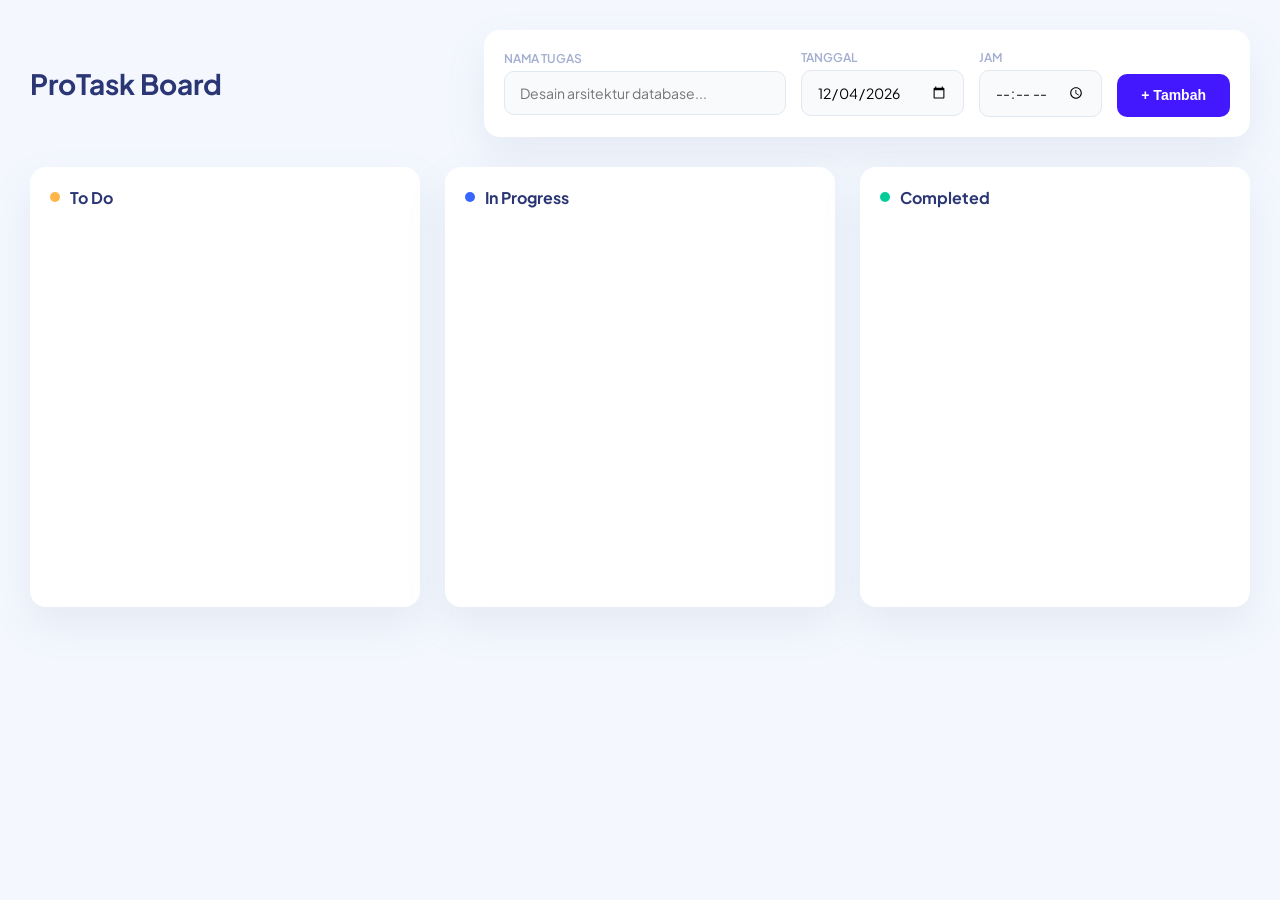
<file: FinalProject-TaskTracker/index.html>
<!DOCTYPE html>
<html lang="id">
<head>
    <meta charset="UTF-8">
    <meta name="viewport" content="width=device-width, initial-scale=1.0">
    <title>ProTask - Kanban Board</title>
    <link href="https://fonts.googleapis.com/css2?family=Plus+Jakarta+Sans:wght@400;500;600;700&display=swap" rel="stylesheet">
    <style>
        :root {
            --bg-main: #f4f7fe;
            --bg-board: #ffffff;
            --primary: #4318ff;
            --primary-hover: #3311db;
            --text-main: #2b3674;
            --text-muted: #a3aed1;
            --danger: #e31a1a;
            --card-shadow: 0px 18px 40px rgba(112, 144, 176, 0.12);
            --border-radius: 16px;
        }

        body {
            font-family: 'Plus Jakarta Sans', sans-serif;
            background-color: var(--bg-main);
            color: var(--text-main);
            margin: 0;
            padding: 30px;
            box-sizing: border-box;
        }

        .header-section {
            display: flex;
            justify-content: space-between;
            align-items: center;
            margin-bottom: 30px;
            flex-wrap: wrap;
            gap: 20px;
        }

        h1 {
            margin: 0;
            font-size: 28px;
            font-weight: 700;
        }

        /* Form Input Styling */
        .task-form {
            background: var(--bg-board);
            padding: 20px;
            border-radius: var(--border-radius);
            box-shadow: var(--card-shadow);
            display: flex;
            gap: 15px;
            align-items: center;
            flex-wrap: wrap;
        }

        .input-group {
            display: flex;
            flex-direction: column;
            gap: 5px;
        }

        .input-group label {
            font-size: 12px;
            font-weight: 600;
            color: var(--text-muted);
            text-transform: uppercase;
        }

        input[type="text"], input[type="date"], input[type="time"] {
            padding: 12px 15px;
            border: 1px solid #e2e8f0;
            border-radius: 10px;
            font-family: inherit;
            font-size: 14px;
            outline: none;
            transition: all 0.3s;
            background: #f8fafc;
        }

        input[type="text"] { min-width: 250px; }

        input:focus {
            border-color: var(--primary);
            background: #ffffff;
            box-shadow: 0 0 0 3px rgba(67, 24, 255, 0.1);
        }

        button.add-btn {
            background-color: var(--primary);
            color: white;
            border: none;
            padding: 12px 24px;
            border-radius: 10px;
            font-weight: 600;
            font-size: 14px;
            cursor: pointer;
            transition: background 0.3s;
            height: 43px;
            align-self: flex-end;
        }

        button.add-btn:hover { background-color: var(--primary-hover); }

        /* Kanban Board Styling */
        .board {
            display: grid;
            grid-template-columns: repeat(auto-fit, minmax(300px, 1fr));
            gap: 25px;
            align-items: start;
        }

        .column {
            background-color: var(--bg-board);
            border-radius: var(--border-radius);
            padding: 20px;
            box-shadow: var(--card-shadow);
            min-height: 400px;
            display: flex;
            flex-direction: column;
        }

        .column-header {
            font-weight: 700;
            font-size: 16px;
            margin-bottom: 20px;
            display: flex;
            align-items: center;
            gap: 10px;
        }

        /* Indikator Warna Kolom */
        #todo .column-header::before { content: ''; display: inline-block; width: 10px; height: 10px; border-radius: 50%; background: #ffb547; }
        #doing .column-header::before { content: ''; display: inline-block; width: 10px; height: 10px; border-radius: 50%; background: #3965ff; }
        #done .column-header::before { content: ''; display: inline-block; width: 10px; height: 10px; border-radius: 50%; background: #05cd99; }

        .card-container {
            flex-grow: 1;
            display: flex;
            flex-direction: column;
            gap: 15px;
            padding-bottom: 20px; /* Space untuk drop */
        }

        /* Card Styling */
        .card {
            background-color: #ffffff;
            border: 1px solid #edf2f7;
            border-radius: 12px;
            padding: 16px;
            box-shadow: 0 4px 6px -1px rgba(0, 0, 0, 0.05);
            cursor: grab;
            transition: transform 0.2s, box-shadow 0.2s;
            position: relative;
        }

        .card:hover {
            transform: translateY(-2px);
            box-shadow: 0 10px 15px -3px rgba(0, 0, 0, 0.1);
        }

        .card:active { cursor: grabbing; }

        .card-title {
            font-weight: 600;
            font-size: 15px;
            margin-bottom: 12px;
            line-height: 1.4;
            padding-right: 25px; /* Space untuk tombol hapus */
        }

        .card-meta {
            display: flex;
            gap: 10px;
            font-size: 12px;
            font-weight: 500;
            color: var(--text-muted);
        }

        .badge {
            background: #f4f7fe;
            padding: 4px 8px;
            border-radius: 6px;
            display: flex;
            align-items: center;
            gap: 4px;
        }

        .del-btn {
            position: absolute;
            top: 12px;
            right: 12px;
            background: #fff0f0;
            color: var(--danger);
            border: none;
            width: 24px;
            height: 24px;
            border-radius: 6px;
            display: flex;
            align-items: center;
            justify-content: center;
            cursor: pointer;
            opacity: 0;
            transition: opacity 0.2s, background 0.2s;
        }

        .card:hover .del-btn { opacity: 1; }
        .del-btn:hover { background: var(--danger); color: white; }

        /* Drag over visual cue */
        .drag-over {
            background-color: #f8fafc;
            border: 2px dashed #cbd5e1;
        }
    </style>
</head>
<body>

    <div class="header-section">
        <h1>ProTask Board</h1>
        
        <div class="task-form">
            <div class="input-group">
                <label>Nama Tugas</label>
                <input type="text" id="taskInput" placeholder="Desain arsitektur database...">
            </div>
            <div class="input-group">
                <label>Tanggal</label>
                <input type="date" id="dateInput">
            </div>
            <div class="input-group">
                <label>Jam</label>
                <input type="time" id="timeInput">
            </div>
            <button class="add-btn" onclick="tambahTugas()">+ Tambah</button>
        </div>
    </div>

    <div class="board">
        <div class="column" id="todo" ondrop="drop(event)" ondragover="allowDrop(event)" ondragleave="dragLeave(event)">
            <div class="column-header">To Do</div>
            <div class="card-container" id="todo-container"></div>
        </div>

        <div class="column" id="doing" ondrop="drop(event)" ondragover="allowDrop(event)" ondragleave="dragLeave(event)">
            <div class="column-header">In Progress</div>
            <div class="card-container" id="doing-container"></div>
        </div>

        <div class="column" id="done" ondrop="drop(event)" ondragover="allowDrop(event)" ondragleave="dragLeave(event)">
            <div class="column-header">Completed</div>
            <div class="card-container" id="done-container"></div>
        </div>
    </div>

    <script>
        const baseURL = window.location.origin.includes('localhost') || window.location.origin.includes('127.0.0.1')
            ? 'http://localhost:8080' 
            : window.location.origin;

        const API_URL = `${baseURL}/api/todos`;

        // Set default date ke hari ini
        document.getElementById('dateInput').valueAsDate = new Date();

        document.addEventListener('DOMContentLoaded', muatTugas);

        async function muatTugas() {
            try {
                const response = await fetch(API_URL);
                const todos = await response.json();
                
                document.getElementById('todo-container').innerHTML = '';
                document.getElementById('doing-container').innerHTML = '';
                document.getElementById('done-container').innerHTML = '';

                if(todos) {
                    todos.forEach(todo => {
                        const card = document.createElement('div');
                        card.className = 'card';
                        card.draggable = true;
                        card.id = `task-${todo.id}`;
                        card.setAttribute('ondragstart', `drag(event, ${todo.id})`);

                        // Format waktu jika ada
                        let timeHtml = '';
                        if (todo.due_date) {
                            timeHtml += `<div class="badge">📅 ${todo.due_date}</div>`;
                        }
                        if (todo.due_time) {
                            timeHtml += `<div class="badge">⏰ ${todo.due_time}</div>`;
                        }

                        card.innerHTML = `
                            <button class="del-btn" onclick="hapusTugas(${todo.id})" title="Hapus Tugas">✖</button>
                            <div class="card-title">${todo.title}</div>
                            <div class="card-meta">
                                ${timeHtml}
                            </div>
                        `;

                        const targetContainer = document.getElementById(`${todo.status}-container`);
                        if(targetContainer) targetContainer.appendChild(card);
                    });
                }
            } catch (error) { console.error("Gagal memuat:", error); }
        }

        async function tambahTugas() {
            const title = document.getElementById('taskInput').value.trim();
            const date = document.getElementById('dateInput').value;
            const time = document.getElementById('timeInput').value;

            if (!title) {
                alert("Nama tugas tidak boleh kosong!");
                return;
            }

            const payload = {
                title: title,
                status: "todo",
                due_date: date,
                due_time: time
            };

            try {
                await fetch(API_URL, {
                    method: 'POST',
                    headers: { 'Content-Type': 'application/json' },
                    body: JSON.stringify(payload)
                });
                
                document.getElementById('taskInput').value = ''; 
                document.getElementById('timeInput').value = ''; 
                muatTugas(); 
            } catch (error) { console.error("Gagal menambah:", error); }
        }

        async function hapusTugas(id) {
            if(confirm("Apakah yakin ingin menghapus tugas ini?")) {
                try {
                    await fetch(`${API_URL}/delete?id=${id}`, { method: 'DELETE' });
                    muatTugas(); 
                } catch (error) { console.error("Gagal hapus:", error); }
            }
        }

        function allowDrop(ev) {
            ev.preventDefault();
            // Menambahkan efek visual saat kartu berada di atas kolom
            let targetColumn = ev.target.closest('.column');
            if(targetColumn) targetColumn.classList.add('drag-over');
        }

        function dragLeave(ev) {
            // Menghapus efek visual saat kartu keluar dari area kolom
            let targetColumn = ev.target.closest('.column');
            if(targetColumn) targetColumn.classList.remove('drag-over');
        }

        function drag(ev, id) {
            ev.dataTransfer.setData("taskId", id);
        }

        async function drop(ev) {
            ev.preventDefault();
            const taskId = ev.dataTransfer.getData("taskId");
            
            let targetColumn = ev.target.closest('.column');

            if(targetColumn) {
                targetColumn.classList.remove('drag-over'); // Hapus efek visual
                const newStatus = targetColumn.id; 
                
                try {
                    await fetch(`${API_URL}/update`, {
                        method: 'PUT',
                        headers: { 'Content-Type': 'application/json' },
                        body: JSON.stringify({ id: parseInt(taskId), status: newStatus })
                    });
                    muatTugas(); 
                } catch (error) { console.error("Gagal update:", error); }
            }
        }
    </script>
</body>
</html>
</file>
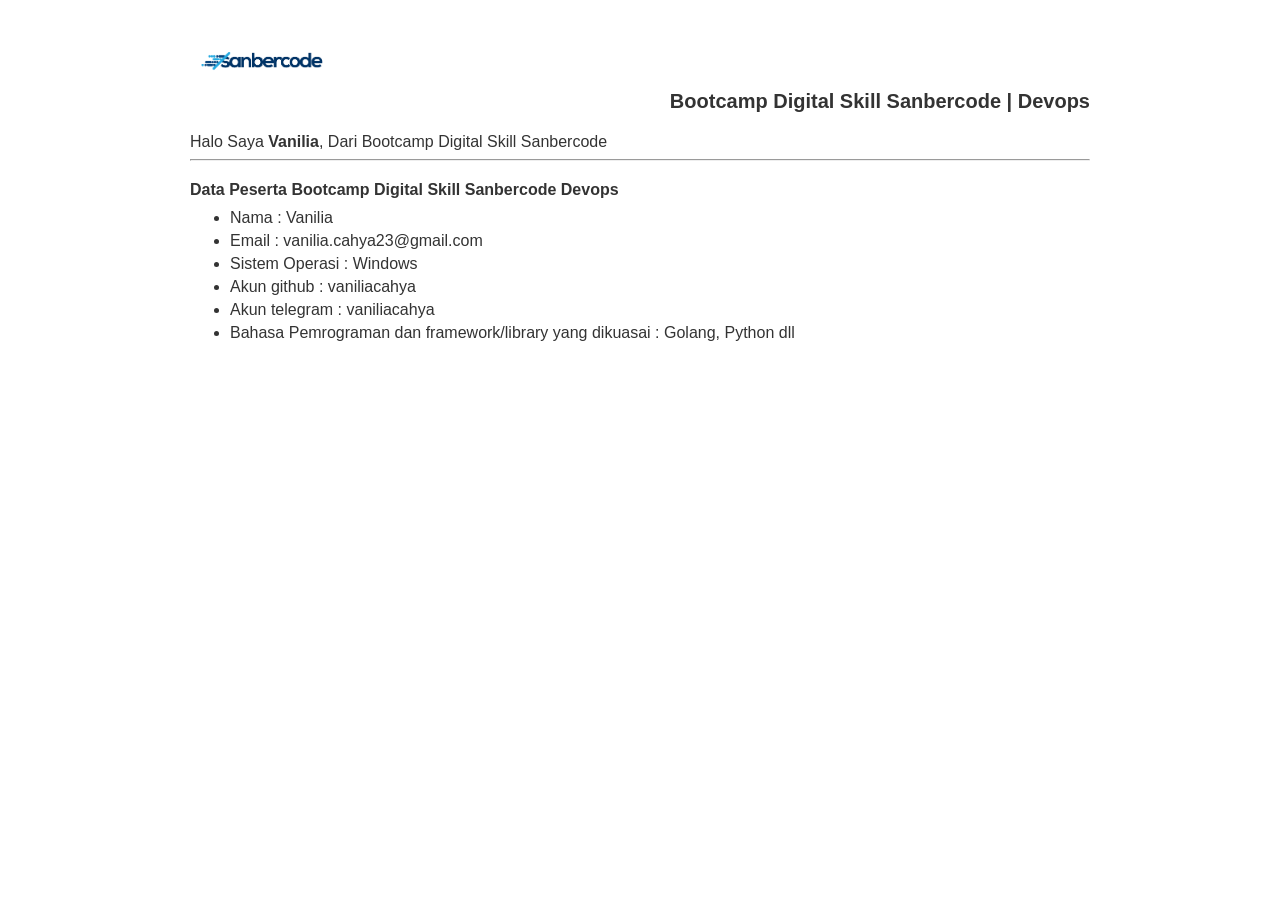
<file: Tugas-4/index.html>
<!DOCTYPE html>
<html lang="id">
<head>
    <meta charset="UTF-8">
    <title>Bootcamp Digital Skill Sanbercode | Devops</title>
    <style>
        body {
            font-family: Arial, sans-serif;
            margin: 40px;
            color: #333;
        }

        .container {
            max-width: 900px;
            margin: auto;
        }

        .header {
            display: flex;
            align-items: center;
        }

        .header img {
            height: 40px;
        }

        .title {
            text-align: right;
            font-size: 20px;
            font-weight: bold;
            margin-top: 10px;
        }

        .intro {
            margin-top: 20px;
        }

        .content {
            margin-top: 20px;
        }

        ul {
            margin-top: 10px;
        }

        li {
            margin-bottom: 5px;
        }

        .bold {
            font-weight: bold;
        }
    </style>
</head>
<body>
    <div class="container">

        <!-- Logo -->
        <div class="header">
            <img src="assets/logo.png" alt="Sanbercode Logo">
        </div>

        <!-- Title -->
        <div class="title">
            Bootcamp Digital Skill Sanbercode | Devops
        </div>

        <!-- Intro -->
        <div class="intro">
            Halo Saya <span class="bold">Vanilia</span>, Dari Bootcamp Digital Skill Sanbercode
        </div>

        <!-- Garis pindah ke sini -->
        <hr>

        <!-- Content -->
        <div class="content">
            <strong>Data Peserta Bootcamp Digital Skill Sanbercode Devops</strong>
            <ul>
                <li>Nama : Vanilia </li>
                <li>Email : vanilia.cahya23@gmail.com</li>
                <li>Sistem Operasi : Windows</li>
                <li>Akun github : vaniliacahya</li>
                <li>Akun telegram : vaniliacahya</li>
                <li>Bahasa Pemrograman dan framework/library yang dikuasai : Golang, Python dll</li>
            </ul>
        </div>

    </div>
</body>
</html>
</file>
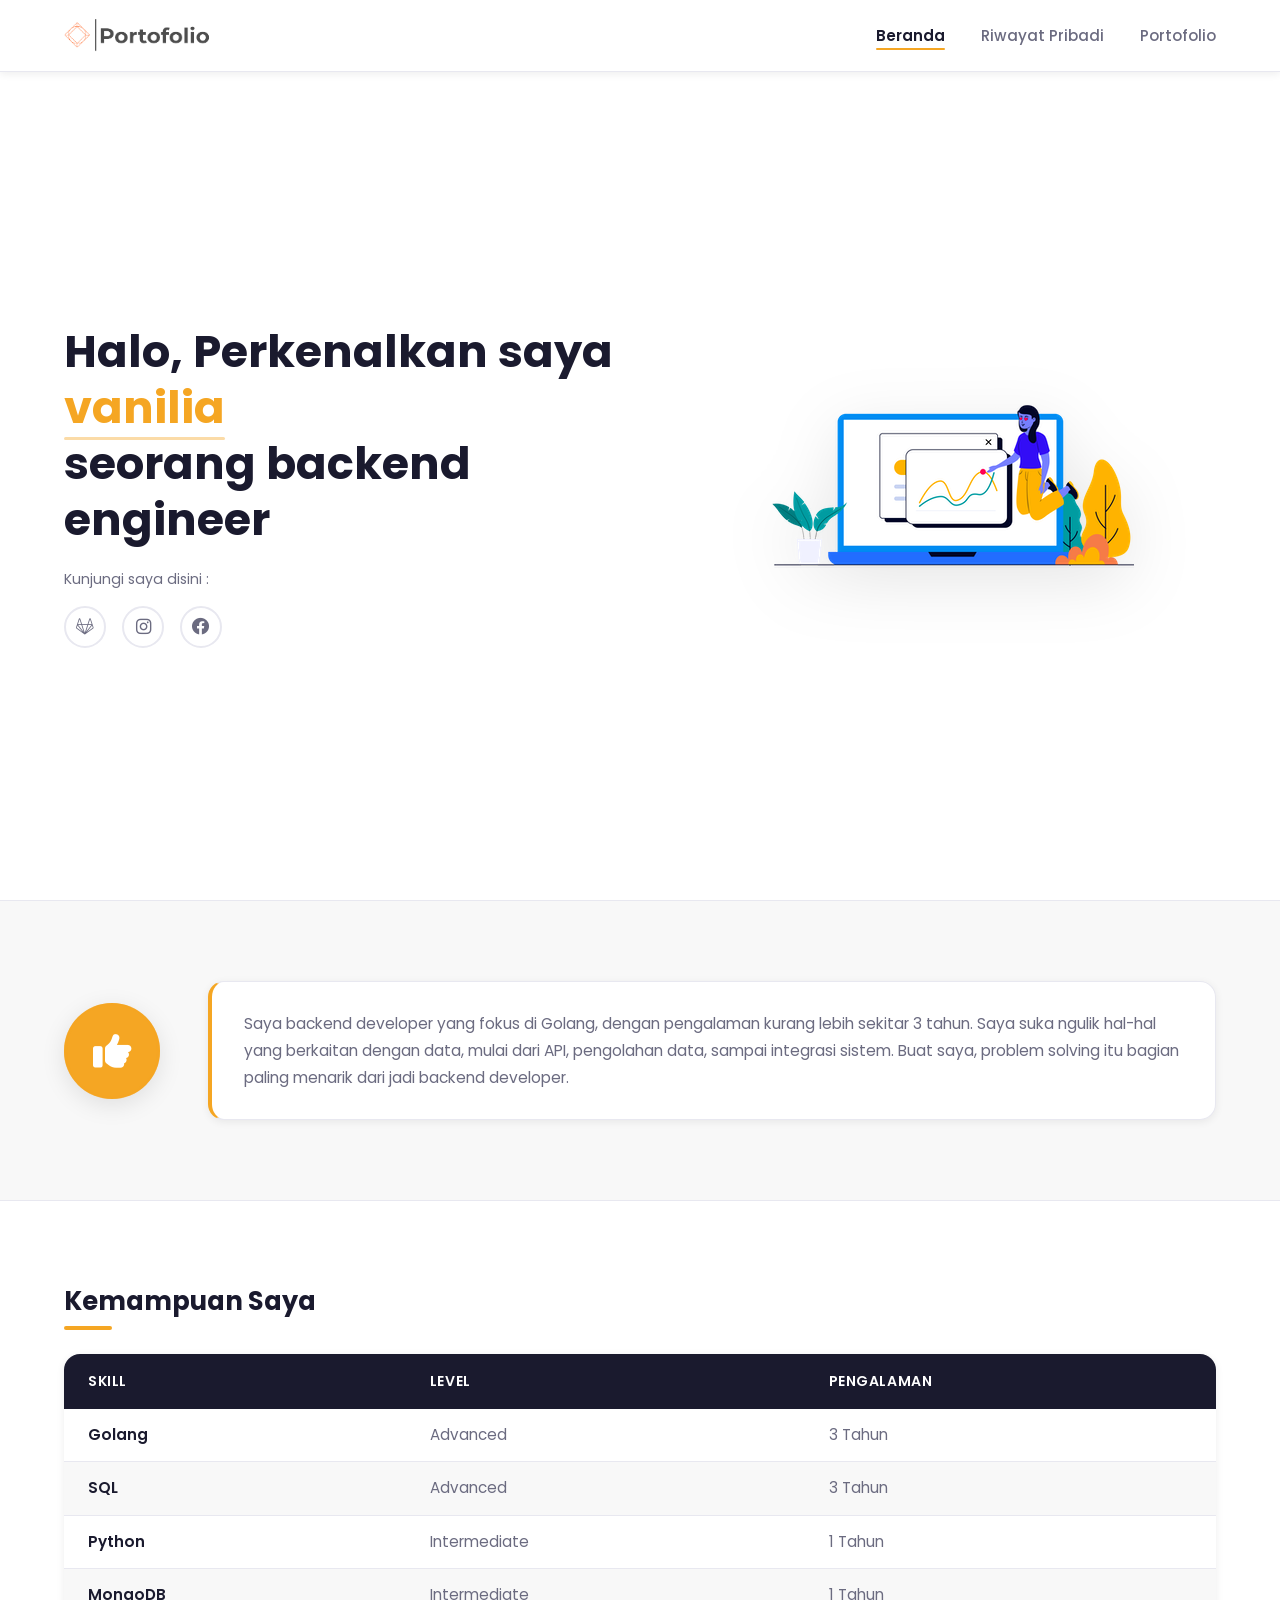
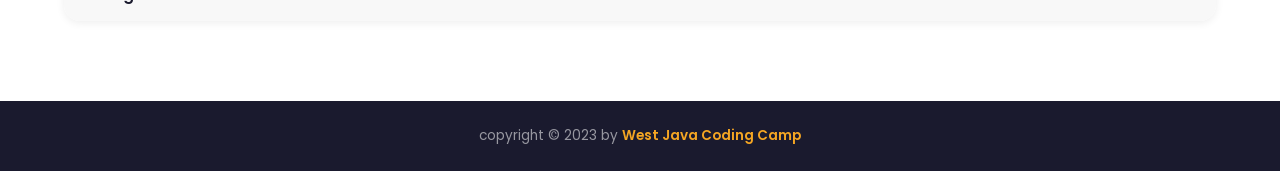
<file: Tugas-5/index.html>
<!DOCTYPE html>
<html lang="en">

<head>
    <meta charset="UTF-8">
    <meta http-equiv="X-UA-Compatible" content="IE=edge">
    <meta name="viewport" content="width=device-width, initial-scale=1.0">
    <title>HOME | Portofolio</title>
    <link href='https://fonts.googleapis.com/css?family=Poppins:300,400,500,600,700' rel='stylesheet'>
    <link rel="stylesheet" href="https://cdnjs.cloudflare.com/ajax/libs/font-awesome/6.0.0/css/all.min.css"
        integrity="sha512-9usAa10IRO0HhonpyAIVpjrylPvoDwiPUiKdWk5t3PyolY1cOd4DSE0Ga+ri4AuTroPR5aQvXU9xC6qOPnzFeg=="
        crossorigin="anonymous" referrerpolicy="no-referrer" />
    <link href="./assets/css/style.css" rel="stylesheet">
</head>

<body>

    <!-- Semantic: header contains site identity and navigation -->
    <header class="site-header">
        <div class="header-inner">
            <div class="logo">
                <img src="./assets/img/logo.png" alt="Portofolio Logo" width="150">
            </div>
            <nav class="main-nav" aria-label="Main navigation">
                <ul>
                    <li><a href="index.html" class="nav-link active">Beranda</a></li>
                    <li><a href="riwayat-pribadi.html" class="nav-link">Riwayat Pribadi</a></li>
                    <li><a href="portofolio.html" class="nav-link">Portofolio</a></li>
                </ul>
            </nav>
        </div>
    </header>

    <main>

        <!-- Hero Section -->
        <section class="hero-section" aria-label="Hero">
            <div class="hero-inner">

                <div class="hero-headline">
                    <h1>Halo, Perkenalkan saya <span class="highlight">vanilia</span><br>seorang backend engineer</h1>
                    <small>Kunjungi saya disini :</small>
                    <ul class="social-links">
                        <li>
                            <a href="#" class="social-link" aria-label="GitLab">
                                <i class="fa-brands fa-gitlab"></i>
                            </a>
                        </li>
                        <li>
                            <a href="#" class="social-link" aria-label="Instagram">
                                <i class="fa-brands fa-instagram"></i>
                            </a>
                        </li>
                        <li>
                            <a href="#" class="social-link" aria-label="Facebook">
                                <i class="fa-brands fa-facebook"></i>
                            </a>
                        </li>
                    </ul>
                </div>

                <div class="hero-image">
                    <img src="./assets/img/hero.png" alt="Ilustrasi hero">
                </div>

            </div>
        </section>

        <!-- Describe / About Section -->
        <section class="describe-section" aria-label="Deskripsi">
            <div class="describe-inner">

                <div class="describe-animation">
                    <i class="fa-solid fa-thumbs-up"></i>
                </div>

                <div class="describe-info">
                    <div class="describe-card">
                        <p>Saya backend developer yang fokus di Golang, dengan pengalaman kurang lebih sekitar 3 tahun. 
                            Saya suka ngulik hal-hal yang berkaitan dengan data, mulai dari API, pengolahan data, sampai integrasi sistem. 
                            Buat saya, problem solving itu bagian paling menarik dari jadi backend developer.</p>
                    </div>
                </div>

            </div>
        </section>

        <!-- Skills Table Section -->
        <section class="skills-section" aria-label="Kemampuan">
            <div class="skills-inner">
                <h2 class="section-title">Kemampuan Saya</h2>
                <table class="skills-table">
                    <thead>
                        <tr>
                            <th>Skill</th>
                            <th>Level</th>
                            <th>Pengalaman</th>
                        </tr>
                    </thead>
                    <tbody>
                        <tr>
                            <td>Golang</td>
                            <td>Advanced</td>
                            <td>3 Tahun</td>
                        </tr>
                        <tr>
                            <td>SQL</td>
                            <td>Advanced</td>
                            <td>3 Tahun</td>
                        </tr>
                        <tr>
                            <td>Python</td>
                            <td>Intermediate</td>
                            <td>1 Tahun</td>
                        </tr>
                        <tr>
                            <td>MongoDB</td>
                            <td>Intermediate</td>
                            <td>1 Tahun</td>
                        </tr>
                    </tbody>
                </table>
            </div>
        </section>

    </main>

    <footer class="site-footer">
        <p>copyright &copy; 2023 by <span class="footer-brand">West Java Coding Camp</span></p>
    </footer>

</body>

</html>
</file>
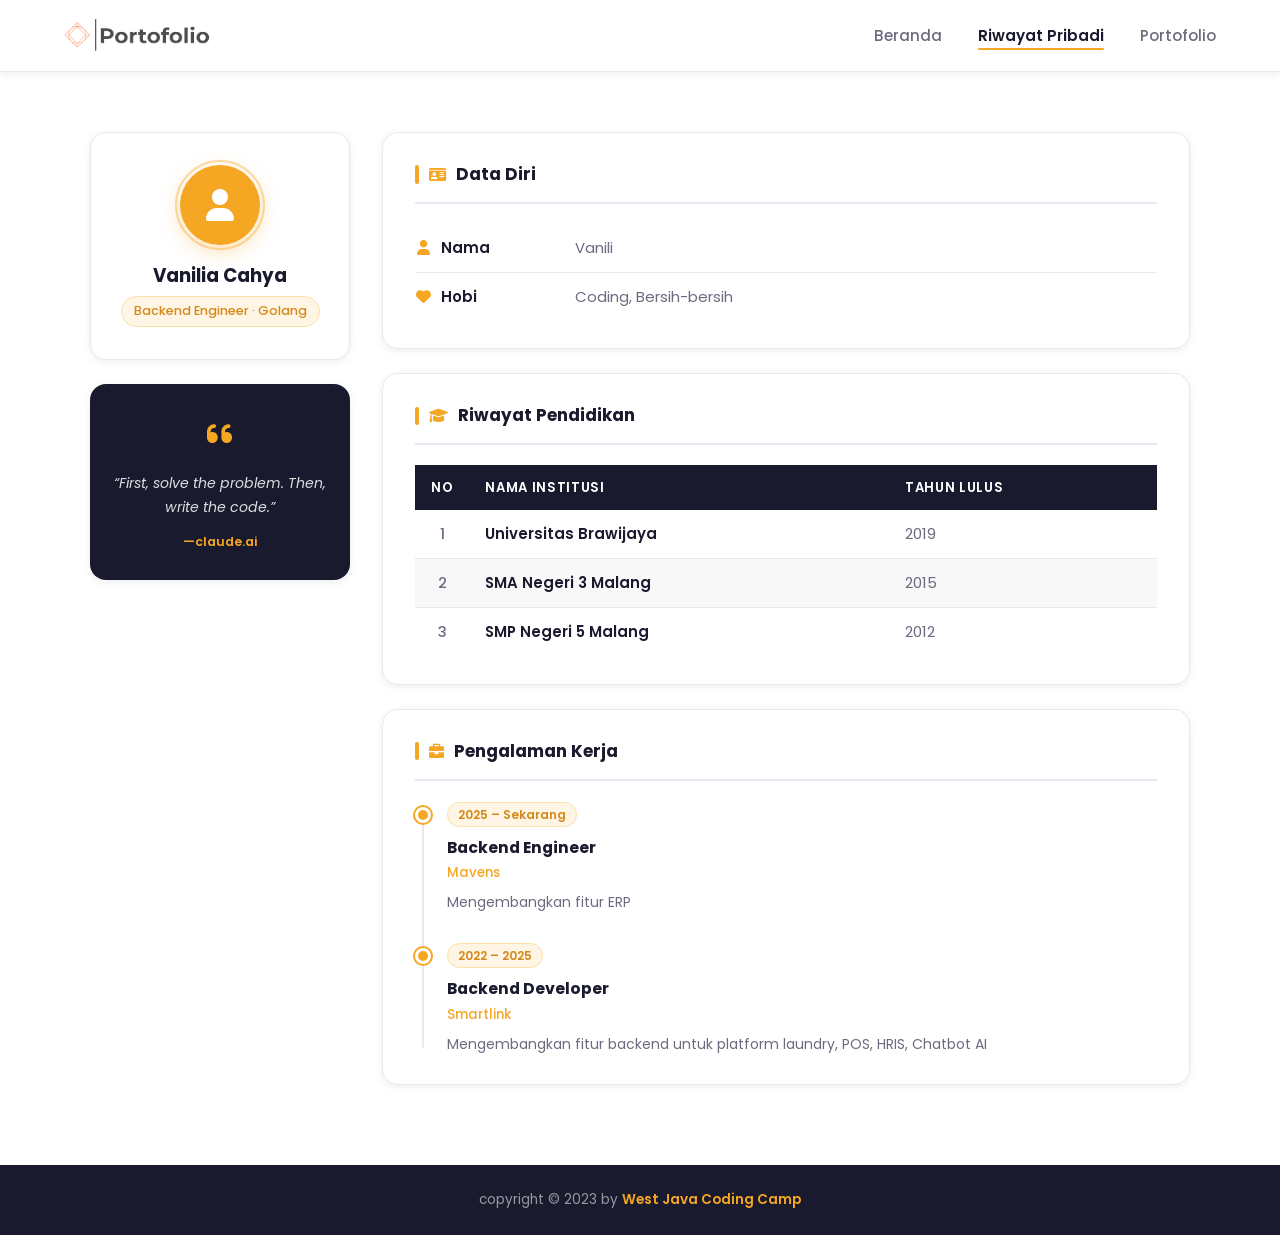
<file: Tugas-5/riwayat-pribadi.html>
<!DOCTYPE html>
<html lang="en">

<head>
    <meta charset="UTF-8">
    <meta http-equiv="X-UA-Compatible" content="IE=edge">
    <meta name="viewport" content="width=device-width, initial-scale=1.0">
    <title>Riwayat Pribadi | Vanilia</title>
    <link href='https://fonts.googleapis.com/css?family=Poppins:300,400,500,600,700' rel='stylesheet'>
    <link rel="stylesheet" href="https://cdnjs.cloudflare.com/ajax/libs/font-awesome/6.0.0/css/all.min.css"
        integrity="sha512-9usAa10IRO0HhonpyAIVpjrylPvoDwiPUiKdWk5t3PyolY1cOd4DSE0Ga+ri4AuTroPR5aQvXU9xC6qOPnzFeg=="
        crossorigin="anonymous" referrerpolicy="no-referrer" />
    <link href="./assets/css/style.css" rel="stylesheet">
    <link href="./assets/css/riwayat.css" rel="stylesheet">
</head>

<body>

    <!-- Semantic Header -->
    <header class="site-header">
        <div class="header-inner">
            <div class="logo">
                <img src="./assets/img/logo.png" alt="Portofolio Logo" width="150">
            </div>
            <nav class="main-nav" aria-label="Main navigation">
                <ul>
                    <li><a href="index.html" class="nav-link">Beranda</a></li>
                    <li><a href="riwayat-pribadi.html" class="nav-link active">Riwayat Pribadi</a></li>
                    <li><a href="portofolio.html" class="nav-link">Portofolio</a></li>
                </ul>
            </nav>
        </div>
    </header>

    <main>
        <section class="riwayat-section" aria-label="Riwayat Pribadi">
            <div class="riwayat-inner">

                <!-- LEFT COLUMN -->
                <div class="riwayat-left">

                    <!-- Profile Card -->
                    <div class="profile-card">
                        <div class="profile-avatar">
                            <i class="fa-solid fa-user"></i>
                        </div>
                        <h2 class="profile-name">Vanilia Cahya</h2>
                        <span class="profile-role">Backend Engineer · Golang</span>
                    </div>

                    <!-- Motto Card -->
                    <div class="motto-card">
                        <div class="motto-icon">
                            <i class="fa-solid fa-quote-left"></i>
                        </div>
                        <blockquote class="motto-text">
                            <q>First, solve the problem. Then, write the code.</q>
                        </blockquote>
                        <cite class="motto-author">—claude.ai</cite>
                    </div>

                </div>

                <!-- RIGHT COLUMN -->
                <div class="riwayat-right">

                    <!-- Data Diri -->
                    <div class="riwayat-card">
                        <h2 class="riwayat-card-title">
                            <i class="fa-solid fa-id-card"></i> Data Diri
                        </h2>
                        <table class="info-table">
                            <tbody>
                                <tr>
                                    <th scope="row"><i class="fa-solid fa-user fa-fw"></i> Nama</th>
                                    <td>Vanili</td>
                                </tr>
                                <tr>
                                    <th scope="row"><i class="fa-solid fa-heart fa-fw"></i> Hobi</th>
                                    <td>Coding, Bersih-bersih</td>
                                </tr>
                            </tbody>
                        </table>
                    </div>

                    <!-- Riwayat Pendidikan -->
                    <div class="riwayat-card">
                        <h2 class="riwayat-card-title">
                            <i class="fa-solid fa-graduation-cap"></i> Riwayat Pendidikan
                        </h2>
                        <table class="edu-table">
                            <thead>
                                <tr>
                                    <th scope="col">No</th>
                                    <th scope="col">Nama Institusi</th>
                                    <th scope="col">Tahun Lulus</th>
                                </tr>
                            </thead>
                            <tbody>
                                <tr>
                                    <td>1</td>
                                    <td>Universitas Brawijaya</td>
                                    <td>2019</td>
                                </tr>
                                <tr>
                                    <td>2</td>
                                    <td>SMA Negeri 3 Malang</td>
                                    <td>2015</td>
                                </tr>
                                <tr>
                                    <td>3</td>
                                    <td>SMP Negeri 5 Malang</td>
                                    <td>2012</td>
                                </tr>
                            </tbody>
                        </table>
                    </div>

                    <!-- Pengalaman Kerja -->
                    <div class="riwayat-card">
                        <h2 class="riwayat-card-title">
                            <i class="fa-solid fa-briefcase"></i> Pengalaman Kerja
                        </h2>
                        <ul class="timeline">
                            <li class="timeline-item">
                                <div class="timeline-dot"></div>
                                <div class="timeline-content">
                                    <span class="timeline-period">2025 – Sekarang</span>
                                    <h3 class="timeline-role">Backend Engineer</h3>
                                    <p class="timeline-company">Mavens</p>
                                    <p class="timeline-desc">Mengembangkan fitur ERP</p>
                                </div>
                            </li>
                            <li class="timeline-item">
                                <div class="timeline-dot"></div>
                                <div class="timeline-content">
                                    <span class="timeline-period">2022 – 2025</span>
                                    <h3 class="timeline-role">Backend Developer</h3>
                                    <p class="timeline-company">Smartlink</p>
                                    <p class="timeline-desc">Mengembangkan fitur backend untuk platform laundry, POS, HRIS, Chatbot AI</p>
                                </div>
                            </li>
                        </ul>
                    </div>

                </div>
            </div>
        </section>
    </main>

    <footer class="site-footer">
        <p>copyright &copy; 2023 by <span class="footer-brand">West Java Coding Camp</span></p>
    </footer>

</body>

</html>



<!-- ARSIP -->
<!-- <section class="container-hero">
        <div class="container-hero_inner">
            <div class="container-hero_inner-image">
                <img src="./assets/img/hero.png" alt="hero images">
            </div>
            <div class="container-hero_inner-headline">
                <h1>Halo, Perkenalkan saya john seorang frontend web development</h1>
                <small>Kunjungi saya disini :</small>
                <ul>
                    <li><a href="#"><i class="fa-brands fa-gitlab"></i></a></li>
                    <li><a href="#"><i class="fa-brands fa-instagram"></i></a></li>
                    <li><a href="#"><i class="fa-brands fa-facebook"></i></a></li>
                </ul>
            </div>
        </div>
    </section>

    <section class="container-describe">
        <div class="container-describe_inner">

        </div>
    </section> -->
</file>
<file: Tugas-5/assets/css/style.css>
/* =============================================
   CSS VARIABLES (Custom Properties)
   ============================================= */
:root {
    --color-bg: #ffffff;
    --color-surface: #f8f8f8;
    --color-primary: #f5a623;       /* warm gold accent – matches logo diamond */
    --color-primary-dark: #d4891a;
    --color-text: #1a1a2e;
    --color-text-muted: #6b6b80;
    --color-border: #e8e8f0;
    --color-white: #ffffff;
    --color-highlight: #f5a623;

    --font-main: 'Poppins', sans-serif;

    --shadow-sm: 0 2px 8px rgba(0, 0, 0, 0.07);
    --shadow-md: 0 6px 24px rgba(0, 0, 0, 0.10);
    --shadow-lg: 0 12px 40px rgba(0, 0, 0, 0.13);

    --radius-sm: 8px;
    --radius-md: 16px;
    --radius-lg: 24px;

    --transition: 0.3s ease;
    --header-height: 72px;
}

/* =============================================
   RESET & BASE
   ============================================= */
*, *::before, *::after {
    box-sizing: border-box;
    margin: 0;
    padding: 0;
}

html {
    scroll-behavior: smooth;
}

body {
    font-family: var(--font-main);
    background-color: var(--color-bg);
    color: var(--color-text);
    line-height: 1.6;
    font-size: 16px;
    overflow-x: hidden;
}

/* Fade-in animation on page load */
@keyframes fadeInUp {
    from {
        opacity: 0;
        transform: translateY(30px);
    }
    to {
        opacity: 1;
        transform: translateY(0);
    }
}

@keyframes float {
    0%, 100% { transform: translateY(0px); }
    50%       { transform: translateY(-14px); }
}

@keyframes pulse-ring {
    0%   { transform: scale(1);   opacity: 1; }
    100% { transform: scale(1.6); opacity: 0; }
}

@keyframes thumbsUp {
    0%, 100% { transform: rotate(-8deg) scale(1);   }
    50%       { transform: rotate(8deg) scale(1.15); }
}

@keyframes slideInLeft {
    from { opacity: 0; transform: translateX(-40px); }
    to   { opacity: 1; transform: translateX(0);     }
}

@keyframes slideInRight {
    from { opacity: 0; transform: translateX(40px); }
    to   { opacity: 1; transform: translateX(0);    }
}

/* =============================================
   HEADER
   ============================================= */
.site-header {
    position: sticky;
    top: 0;
    z-index: 100;
    background-color: var(--color-white);
    border-bottom: 1px solid var(--color-border);
    box-shadow: var(--shadow-sm);
    height: var(--header-height);

    /* Box Model */
    padding: 0 5%;
}

.header-inner {
    display: flex;
    align-items: center;
    justify-content: space-between;
    height: 100%;
    max-width: 1200px;
    margin: 0 auto;
}

.logo img {
    display: block;
    transition: opacity var(--transition);
}

.logo img:hover {
    opacity: 0.8;
}

/* Navigation */
.main-nav ul {
    display: flex;
    align-items: center;
    gap: 36px;
    list-style: none;
}

.nav-link {
    text-decoration: none;
    color: var(--color-text-muted);
    font-weight: 500;
    font-size: 0.95rem;
    position: relative;
    padding-bottom: 4px;
    transition: color var(--transition);
}

/* Pseudo-class: hover */
.nav-link:hover {
    color: var(--color-text);
}

/* Pseudo-element: underline bar on hover/active */
.nav-link::after {
    content: '';
    position: absolute;
    bottom: 0;
    left: 0;
    width: 0;
    height: 2px;
    background-color: var(--color-primary);
    border-radius: 2px;
    transition: width var(--transition);
}

.nav-link:hover::after,
.nav-link.active::after {
    width: 100%;
}

.nav-link.active {
    color: var(--color-text);
    font-weight: 600;
}

/* =============================================
   HERO SECTION
   ============================================= */
.hero-section {
    min-height: calc(100vh - var(--header-height));
    padding: 60px 5%;
    display: flex;
    align-items: center;
}

.hero-inner {
    display: flex;
    align-items: center;
    justify-content: space-between;
    gap: 40px;
    max-width: 1200px;
    margin: 0 auto;
    width: 100%;
}

/* Headline side */
.hero-headline {
    flex: 1 1 50%;
    animation: slideInLeft 0.8s ease both;
}

.hero-headline h1 {
    font-size: clamp(1.8rem, 3.5vw, 2.8rem);
    font-weight: 700;
    line-height: 1.25;
    color: var(--color-text);
    margin-bottom: 20px;
}

.hero-headline h1 .highlight {
    color: var(--color-primary);
    position: relative;
    display: inline-block;
}

/* Pseudo-element decorative underline on highlight */
.hero-headline h1 .highlight::after {
    content: '';
    position: absolute;
    bottom: -4px;
    left: 0;
    width: 100%;
    height: 3px;
    background-color: var(--color-primary);
    border-radius: 2px;
    opacity: 0.4;
}

.hero-headline small {
    display: block;
    color: var(--color-text-muted);
    font-size: 0.88rem;
    font-weight: 400;
    margin-bottom: 16px;
}

/* Social Links */
.social-links {
    display: flex;
    align-items: center;
    gap: 16px;
    list-style: none;
}

.social-link {
    display: flex;
    align-items: center;
    justify-content: center;
    width: 42px;
    height: 42px;
    border-radius: 50%;
    border: 2px solid var(--color-border);
    color: var(--color-text-muted);
    font-size: 1.1rem;
    text-decoration: none;
    position: relative;
    transition: color var(--transition), border-color var(--transition), transform var(--transition), box-shadow var(--transition);
}

/* Pseudo-class: hover on social icons */
.social-link:hover {
    color: var(--color-primary);
    border-color: var(--color-primary);
    transform: translateY(-3px);
    box-shadow: 0 6px 16px rgba(245, 166, 35, 0.25);
}

/* Pulse ring animation on focus (accessibility) */
.social-link:focus-visible {
    outline: none;
}

.social-link:focus-visible::before {
    content: '';
    position: absolute;
    inset: -4px;
    border-radius: 50%;
    border: 2px solid var(--color-primary);
    animation: pulse-ring 0.8s ease forwards;
}

/* Hero image side */
.hero-image {
    flex: 1 1 45%;
    display: flex;
    justify-content: center;
    align-items: center;
    animation: slideInRight 0.8s ease both;
}

.hero-image img {
    max-width: 100%;
    height: auto;
    /* Floating animation */
    animation: float 4s ease-in-out infinite;
    filter: drop-shadow(0 16px 32px rgba(0,0,0,0.10));
}

/* =============================================
   DESCRIBE / ABOUT SECTION
   ============================================= */
.describe-section {
    background-color: var(--color-surface);
    padding: 80px 5%;
    border-top: 1px solid var(--color-border);
    border-bottom: 1px solid var(--color-border);
    animation: fadeInUp 0.8s ease both;
    animation-delay: 0.2s;
}

.describe-inner {
    display: flex;
    align-items: center;
    gap: 48px;
    max-width: 1200px;
    margin: 0 auto;
}

/* Thumbs-up animation */
.describe-animation {
    flex-shrink: 0;
    width: 96px;
    height: 96px;
    background-color: var(--color-primary);
    border-radius: 50%;
    display: flex;
    align-items: center;
    justify-content: center;
    box-shadow: var(--shadow-md);

    /* Position: relative for potential pseudo-element layers */
    position: relative;
}

.describe-animation i {
    font-size: 2.4rem;
    color: var(--color-white);
    animation: thumbsUp 2s ease-in-out infinite;
}

/* Pulsing ring behind the icon */
.describe-animation::before {
    content: '';
    position: absolute;
    inset: 0;
    border-radius: 50%;
    border: 3px solid var(--color-primary);
    opacity: 0.5;
    animation: pulse-ring 2s ease-in-out infinite;
}

.describe-info {
    flex: 1;
}

.describe-card {
    background-color: var(--color-white);
    border: 1px solid var(--color-border);
    border-left: 4px solid var(--color-primary);
    border-radius: var(--radius-md);
    padding: 28px 32px;
    box-shadow: var(--shadow-sm);
    transition: box-shadow var(--transition), transform var(--transition);
}

/* Pseudo-class: hover on card */
.describe-card:hover {
    box-shadow: var(--shadow-md);
    transform: translateY(-3px);
}

.describe-card p {
    color: var(--color-text-muted);
    font-size: 0.97rem;
    line-height: 1.75;
}

/* =============================================
   SKILLS TABLE SECTION
   ============================================= */
.skills-section {
    padding: 80px 5%;
    animation: fadeInUp 0.8s ease both;
    animation-delay: 0.3s;
}

.skills-inner {
    max-width: 1200px;
    margin: 0 auto;
}

.section-title {
    font-size: 1.6rem;
    font-weight: 700;
    color: var(--color-text);
    margin-bottom: 32px;
    position: relative;
    display: inline-block;
}

.section-title::after {
    content: '';
    position: absolute;
    bottom: -8px;
    left: 0;
    width: 48px;
    height: 4px;
    background-color: var(--color-primary);
    border-radius: 2px;
}

/* Table */
.skills-table {
    width: 100%;
    border-collapse: collapse;
    font-size: 0.95rem;
    box-shadow: var(--shadow-sm);
    border-radius: var(--radius-md);
    overflow: hidden;
}

.skills-table thead {
    background-color: var(--color-text);
    color: var(--color-white);
}

.skills-table thead th {
    padding: 16px 24px;
    text-align: left;
    font-weight: 600;
    letter-spacing: 0.04em;
    font-size: 0.88rem;
    text-transform: uppercase;
}

.skills-table tbody tr {
    border-bottom: 1px solid var(--color-border);
    transition: background-color var(--transition);
}

/* Pseudo-class: nth-child for zebra striping */
.skills-table tbody tr:nth-child(even) {
    background-color: var(--color-surface);
}

/* Pseudo-class: hover on table rows */
.skills-table tbody tr:hover {
    background-color: #fff5e4;
}

.skills-table tbody td {
    padding: 14px 24px;
    color: var(--color-text-muted);
}

.skills-table tbody td:first-child {
    font-weight: 600;
    color: var(--color-text);
}

/* Pseudo-class: last row — no bottom border */
.skills-table tbody tr:last-child {
    border-bottom: none;
}

/* =============================================
   FOOTER
   ============================================= */
.site-footer {
    background-color: var(--color-text);
    color: rgba(255, 255, 255, 0.55);
    text-align: center;
    padding: 24px 5%;
    font-size: 0.85rem;
}

.footer-brand {
    color: var(--color-primary);
    font-weight: 600;
}

/* =============================================
   RESPONSIVE – Flexbox reflow
   ============================================= */
@media (max-width: 768px) {
    .hero-inner {
        flex-direction: column-reverse;
        text-align: center;
        gap: 32px;
    }

    .hero-image {
        flex: unset;
        width: 100%;
        max-width: 320px;
    }

    .hero-headline {
        flex: unset;
        width: 100%;
    }

    .social-links {
        justify-content: center;
    }

    .describe-inner {
        flex-direction: column;
        text-align: center;
    }

    .main-nav ul {
        gap: 20px;
    }
}
</file>
<file: Tugas-5/assets/css/riwayat.css>
/* =============================================
   riwayat.css — Page-specific styles
   Requires style.css to be loaded first
   ============================================= */

/* =============================================
   SECTION WRAPPER
   ============================================= */
.riwayat-section {
    padding: 60px 5% 80px;
    animation: fadeInUp 0.7s ease both;
}

.riwayat-inner {
    max-width: 1100px;
    margin: 0 auto;

    /* Flexbox: two-column layout */
    display: flex;
    align-items: flex-start;
    gap: 32px;
}

/* =============================================
   LEFT COLUMN
   ============================================= */
.riwayat-left {
    display: flex;
    flex-direction: column;
    gap: 24px;

    /* Sticky so it stays visible while scrolling right column */
    position: sticky;
    top: calc(var(--header-height) + 24px);

    flex: 0 0 260px;
}

/* Profile Card */
.profile-card {
    background-color: var(--color-white);
    border: 1px solid var(--color-border);
    border-radius: var(--radius-md);
    padding: 32px 24px;
    box-shadow: var(--shadow-sm);
    text-align: center;
    animation: fadeInUp 0.6s ease both;
    animation-delay: 0.05s;
    transition: box-shadow var(--transition), transform var(--transition);
}

.profile-card:hover {
    box-shadow: var(--shadow-md);
    transform: translateY(-3px);
}

.profile-avatar {
    width: 80px;
    height: 80px;
    border-radius: 50%;
    background-color: var(--color-primary);
    display: flex;
    align-items: center;
    justify-content: center;
    margin: 0 auto 16px;
    font-size: 2rem;
    color: var(--color-white);
    box-shadow: 0 6px 20px rgba(245, 166, 35, 0.35);

    /* Position for pulse ring */
    position: relative;
}

/* Pseudo-element: pulse ring on avatar */
.profile-avatar::after {
    content: '';
    position: absolute;
    inset: -5px;
    border-radius: 50%;
    border: 2px solid var(--color-primary);
    opacity: 0.4;
    animation: pulse-ring 3s ease-in-out infinite;
}

.profile-name {
    font-size: 1.15rem;
    font-weight: 700;
    color: var(--color-text);
    margin-bottom: 6px;
}

.profile-role {
    font-size: 0.8rem;
    font-weight: 500;
    color: var(--color-primary-dark);
    background-color: #fff5e4;
    border: 1px solid #fde0a8;
    border-radius: 999px;
    padding: 4px 12px;
    display: inline-block;
}

/* Motto Card */
.motto-card {
    background-color: var(--color-text);
    border-radius: var(--radius-md);
    padding: 28px 24px;
    box-shadow: var(--shadow-sm);
    text-align: center;
    animation: fadeInUp 0.6s ease both;
    animation-delay: 0.15s;
    transition: box-shadow var(--transition), transform var(--transition);
}

.motto-card:hover {
    box-shadow: var(--shadow-md);
    transform: translateY(-3px);
}

.motto-icon {
    font-size: 1.8rem;
    color: var(--color-primary);
    margin-bottom: 14px;
}

.motto-text {
    font-size: 0.88rem;
    color: rgba(255, 255, 255, 0.85);
    line-height: 1.7;
    font-style: italic;
    margin-bottom: 12px;
}

.motto-text q {
    quotes: "\201C" "\201D";
}

.motto-text q::before { content: open-quote; }
.motto-text q::after  { content: close-quote; }

.motto-author {
    font-size: 0.78rem;
    color: var(--color-primary);
    font-weight: 600;
    font-style: normal;
    display: block;
}

/* =============================================
   RIGHT COLUMN
   ============================================= */
.riwayat-right {
    flex: 1;
    display: flex;
    flex-direction: column;
    gap: 24px;
}

/* Shared card wrapper */
.riwayat-card {
    background-color: var(--color-white);
    border: 1px solid var(--color-border);
    border-radius: var(--radius-md);
    padding: 28px 32px;
    box-shadow: var(--shadow-sm);
    animation: fadeInUp 0.6s ease both;
    transition: box-shadow var(--transition);
}

/* Pseudo-class: nth child for staggered delay */
.riwayat-card:nth-child(1) { animation-delay: 0.05s; }
.riwayat-card:nth-child(2) { animation-delay: 0.15s; }
.riwayat-card:nth-child(3) { animation-delay: 0.25s; }

.riwayat-card:hover {
    box-shadow: var(--shadow-md);
}

.riwayat-card-title {
    font-size: 1.05rem;
    font-weight: 700;
    color: var(--color-text);
    margin-bottom: 20px;
    padding-bottom: 14px;
    border-bottom: 2px solid var(--color-border);
    display: flex;
    align-items: center;
    gap: 10px;
}

/* Pseudo-element: accent line on title */
.riwayat-card-title::before {
    content: '';
    display: inline-block;
    width: 4px;
    height: 1.1em;
    background-color: var(--color-primary);
    border-radius: 2px;
    flex-shrink: 0;
}

.riwayat-card-title i {
    color: var(--color-primary);
    font-size: 0.95rem;
}

/* =============================================
   DATA DIRI TABLE
   ============================================= */
.info-table {
    width: 100%;
    border-collapse: collapse;
    font-size: 0.93rem;
}

.info-table tbody tr {
    border-bottom: 1px solid var(--color-border);
    transition: background-color var(--transition);
}

/* Pseudo-class: last row no border */
.info-table tbody tr:last-child {
    border-bottom: none;
}

/* Pseudo-class: hover on row */
.info-table tbody tr:hover {
    background-color: #fff9f0;
}

.info-table th {
    text-align: left;
    font-weight: 600;
    color: var(--color-text);
    padding: 12px 16px 12px 0;
    width: 160px;
    white-space: nowrap;
    vertical-align: top;
}

.info-table th i {
    color: var(--color-primary);
    margin-right: 6px;
    width: 16px;
}

.info-table td {
    padding: 12px 0;
    color: var(--color-text-muted);
    vertical-align: top;
}

/* =============================================
   PENDIDIKAN TABLE
   ============================================= */
.edu-table {
    width: 100%;
    border-collapse: collapse;
    font-size: 0.93rem;
}

.edu-table thead {
    background-color: var(--color-text);
    color: var(--color-white);
}

.edu-table thead th {
    padding: 12px 16px;
    text-align: left;
    font-weight: 600;
    font-size: 0.82rem;
    letter-spacing: 0.05em;
    text-transform: uppercase;
}

.edu-table tbody tr {
    border-bottom: 1px solid var(--color-border);
    transition: background-color var(--transition);
}

/* Pseudo-class: nth-child zebra striping */
.edu-table tbody tr:nth-child(even) {
    background-color: var(--color-surface);
}

/* Pseudo-class: hover */
.edu-table tbody tr:hover {
    background-color: #fff9f0;
}

/* Pseudo-class: last row */
.edu-table tbody tr:last-child {
    border-bottom: none;
}

.edu-table tbody td {
    padding: 12px 16px;
    color: var(--color-text-muted);
}

.edu-table tbody td:first-child {
    color: var(--color-text-muted);
    font-weight: 500;
    width: 40px;
    text-align: center;
}

.edu-table tbody td:nth-child(2) {
    font-weight: 600;
    color: var(--color-text);
}

/* =============================================
   TIMELINE (Pengalaman Kerja)
   ============================================= */
.timeline {
    list-style: none;
    position: relative;
    padding-left: 28px;
}

/* Vertical line */
.timeline::before {
    content: '';
    position: absolute;
    left: 7px;
    top: 8px;
    bottom: 8px;
    width: 2px;
    background-color: var(--color-border);
    border-radius: 2px;
}

.timeline-item {
    position: relative;
    padding-bottom: 28px;
}

/* Pseudo-class: last item no bottom padding */
.timeline-item:last-child {
    padding-bottom: 0;
}

/* Dot on the timeline */
.timeline-dot {
    position: absolute;
    left: -28px;
    top: 6px;
    width: 16px;
    height: 16px;
    border-radius: 50%;
    background-color: var(--color-primary);
    border: 3px solid var(--color-white);
    box-shadow: 0 0 0 2px var(--color-primary);
    transition: transform var(--transition);
}

/* Pseudo-class: hover on timeline item highlights dot */
.timeline-item:hover .timeline-dot {
    transform: scale(1.3);
}

.timeline-content {
    padding-left: 4px;
}

.timeline-period {
    font-size: 0.75rem;
    font-weight: 600;
    color: var(--color-primary-dark);
    background-color: #fff5e4;
    border: 1px solid #fde0a8;
    border-radius: 999px;
    padding: 2px 10px;
    display: inline-block;
    margin-bottom: 8px;
}

.timeline-role {
    font-size: 0.98rem;
    font-weight: 700;
    color: var(--color-text);
    margin-bottom: 2px;
}

.timeline-company {
    font-size: 0.83rem;
    font-weight: 500;
    color: var(--color-primary);
    margin-bottom: 8px;
}

.timeline-desc {
    font-size: 0.875rem;
    color: var(--color-text-muted);
    line-height: 1.65;
}

/* =============================================
   RESPONSIVE
   ============================================= */
@media (max-width: 820px) {
    .riwayat-inner {
        flex-direction: column;
    }

    .riwayat-left {
        position: static;
        flex-direction: row;
        flex-wrap: wrap;
        flex: unset;
        width: 100%;
    }

    .profile-card,
    .motto-card {
        flex: 1 1 240px;
    }
}

@media (max-width: 560px) {
    .riwayat-card {
        padding: 20px 18px;
    }

    .info-table th {
        width: 130px;
    }

    .riwayat-left {
        flex-direction: column;
    }
}
</file>
